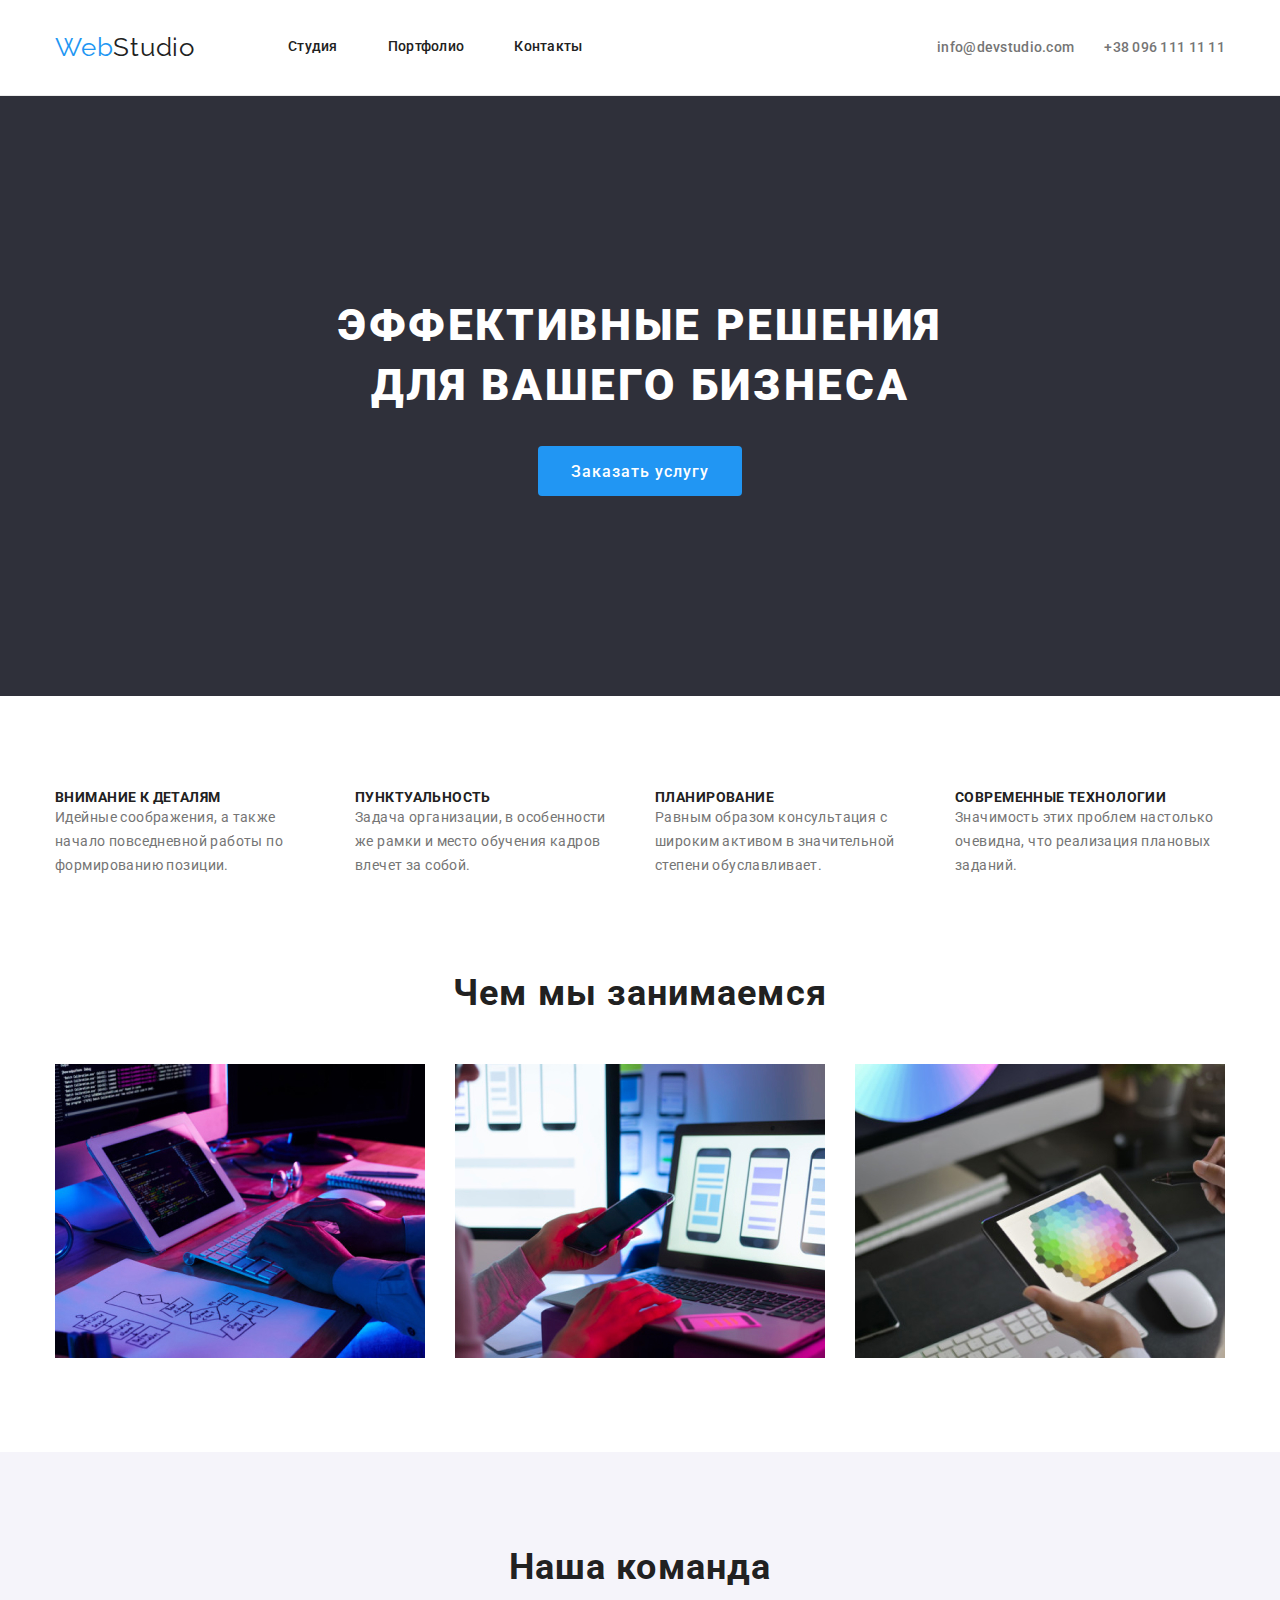
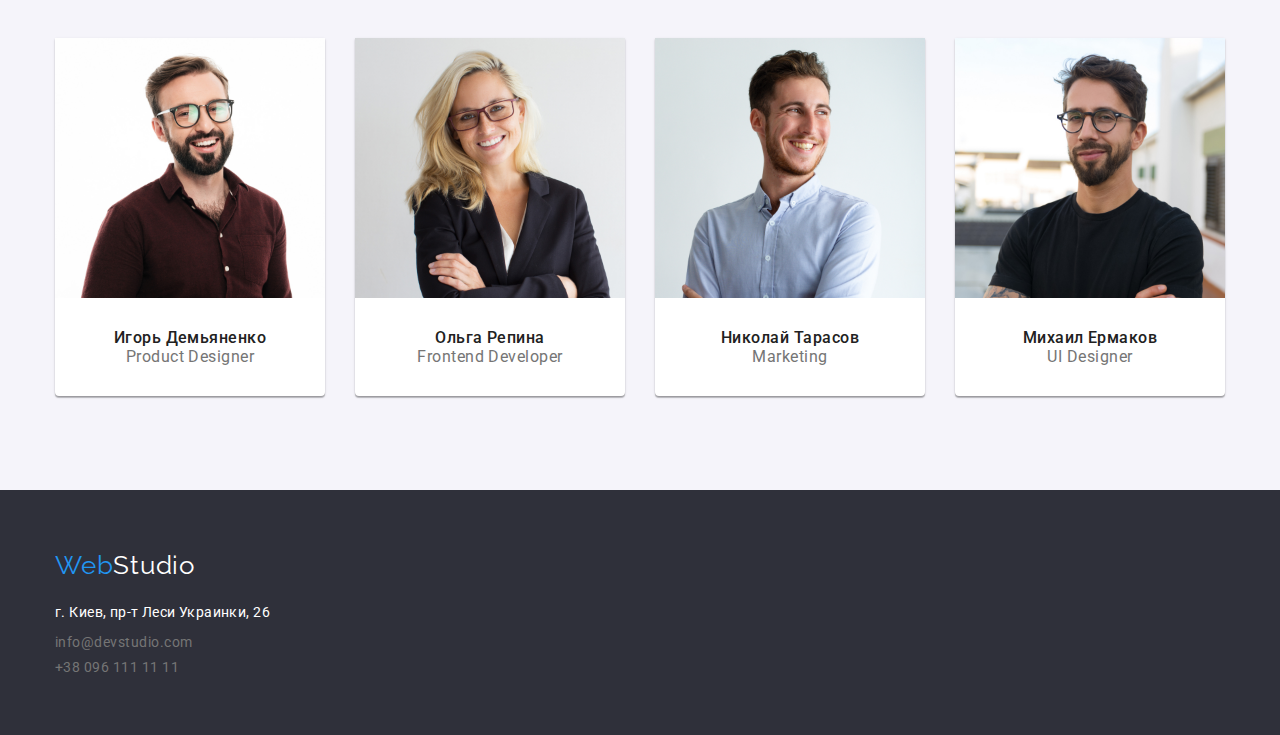
<file: index.html>
<!DOCTYPE html>
<html lang="ru">
  <head>
    <meta charset="UTF-8" />
    <meta name="viewport" content="width=device-width, initial-scale=1.0" />
    <title>WebStudio</title>
    <link
      href="https://fonts.googleapis.com/css2?family=Raleway:wght@700&family=Roboto:wght@400;500;700;900&display=swap"
      rel="stylesheet"
    />
    <link
      rel="stylesheet"
      href="https://cdnjs.cloudflare.com/ajax/libs/modern-normalize/1.0.0/modern-normalize.min.css"
    />
    <link rel="stylesheet" href="./css/styles.css" />
  </head>
  <body>
    <header class="header">
      <div class="container">
        <div class="header-flex">
          <nav class="nav">
            <a href="index.html" class="logo nav-item"><span class="accent">Web</span>Studio</a>
            <ul class="nav-item">
              <li class="nav-link"><a href="index.html">Студия</a></li>
              <li class="nav-link"><a href="portfolio.html">Портфолио</a></li>
              <li class="nav-link"><a href="">Контакты</a></li>
            </ul>
          </nav>
          <ul class="contacts">
            <li class="contacts-item"><a href="mailto:info@devstudio.com">info@devstudio.com</a></li>
            <li class="contacts-item"><a href="tel:+380961111111">+38 096 111 11 11</a></li>
          </ul>
        </div>
      </div>
    </header>
    <main>
      <section class="section hero">
        <div class="hero-content">
          <h1 class="title hero-title">Эффективные решения для вашего бизнеса</h1>
          <button type="button" class="modal-button button-text">Заказать услугу</button>
        </div>
      </section>
      <section class="section features">
        <div class="container">
          <h2 class="visually-hidden">Особенности</h2>
          <ul class="features-list">
            <li class="features-item">
              <p class="features-title">Внимание к деталям</p>
              <p class="features-text">
                Идейные соображения, а также начало повседневной работы по формированию позиции.
              </p>
            </li>
            <li class="features-item">
              <p class="features-title">Пунктуальность</p>
              <p class="features-text">
                Задача организации, в особенности же рамки и место обучения кадров влечет за собой.
              </p>
            </li>
            <li class="features-item">
              <p class="features-title">Планирование</p>
              <p class="features-text">
                Равным образом консультация с широким активом в значительной степени обуславливает.
              </p>
            </li>
            <li class="features-item">
              <p class="features-title">Современные технологии</p>
              <p class="features-text">Значимость этих проблем настолько очевидна, что реализация плановых заданий.</p>
            </li>
          </ul>
        </div>
      </section>
      <section class="section work-sect">
        <div class="container">
          <h2 class="section-title">Чем мы занимаемся</h2>
          <ul class="work-examples">
            <li class="example-item">
              <a href=""><img src="./images/img1.jpg" width="370" height="294" alt="" /></a>
            </li>
            <li class="example-item">
              <a href=""><img src="./images/img2.jpg" width="370" height="294" alt="" /></a>
            </li>
            <li class="example-item">
              <a href=""><img src="./images/img3.jpg" width="370" height="294" alt="" /></a>
            </li>
          </ul>
        </div>
      </section>
      <section class="section team-sect">
        <div class="container">
          <h2 class="section-title">Наша команда</h2>
          <ul class="team-cards">
            <li class="team-card">
              <img src="./images/igor.jpg" width="270" height="260" alt="фото Игоря Демьяненко" />
              <div class="card-content">
                <h3 class="card-title">Игорь Демьяненко</h3>
                <p lang="en" class="card-description">Product Designer</p>
              </div>
            </li>
            <li class="team-card">
              <img src="./images/olga.jpg" width="270" height="260" alt="фото Ольги Репиной" />
              <div class="card-content">
                <h3 class="card-title">Ольга Репина</h3>
                <p lang="en" class="card-description">Frontend Developer</p>
              </div>
            </li>
            <li class="team-card">
              <img src="./images/nikolay.jpg" width="270" height="260" alt="фото Николая Тарасова" />
              <div class="card-content">
                <h3 class="card-title">Николай Тарасов</h3>
                <p lang="en" class="card-description">Marketing</p>
              </div>
            </li>
            <li class="team-card">
              <img src="./images/mikhail.jpg" width="270" height="260" alt="фото Михаила Ермакова" />
              <div class="card-content">
                <h3 class="card-title">Михаил Ермаков</h3>
                <p lang="en" class="card-description">UI Designer</p>
              </div>
            </li>
          </ul>
        </div>
      </section>
    </main>
    <footer class="footer">
      <div class="container">
        <div class="address">
          <a href="index.html" class="logo-footer"><span class="accent">Web</span>Studio</a>
          <ul>
            <li class="address-item">
              <a href="https://goo.gl/maps/ueYiK2Zo3x6W52Rv5" class="maps">г. Киев, пр-т Леси Украинки, 26</a>
            </li>
            <li class="address-item">
              <a href="mailto:info@devstudio.com" class="address-link">info@devstudio.com</a>
            </li>
            <li class="address-item">
              <a href="tel:+380961111111" class="address-link">+38 096 111 11 11</a>
            </li>
          </ul>
        </div>
      </div>
    </footer>
  </body>
</html>
</file>
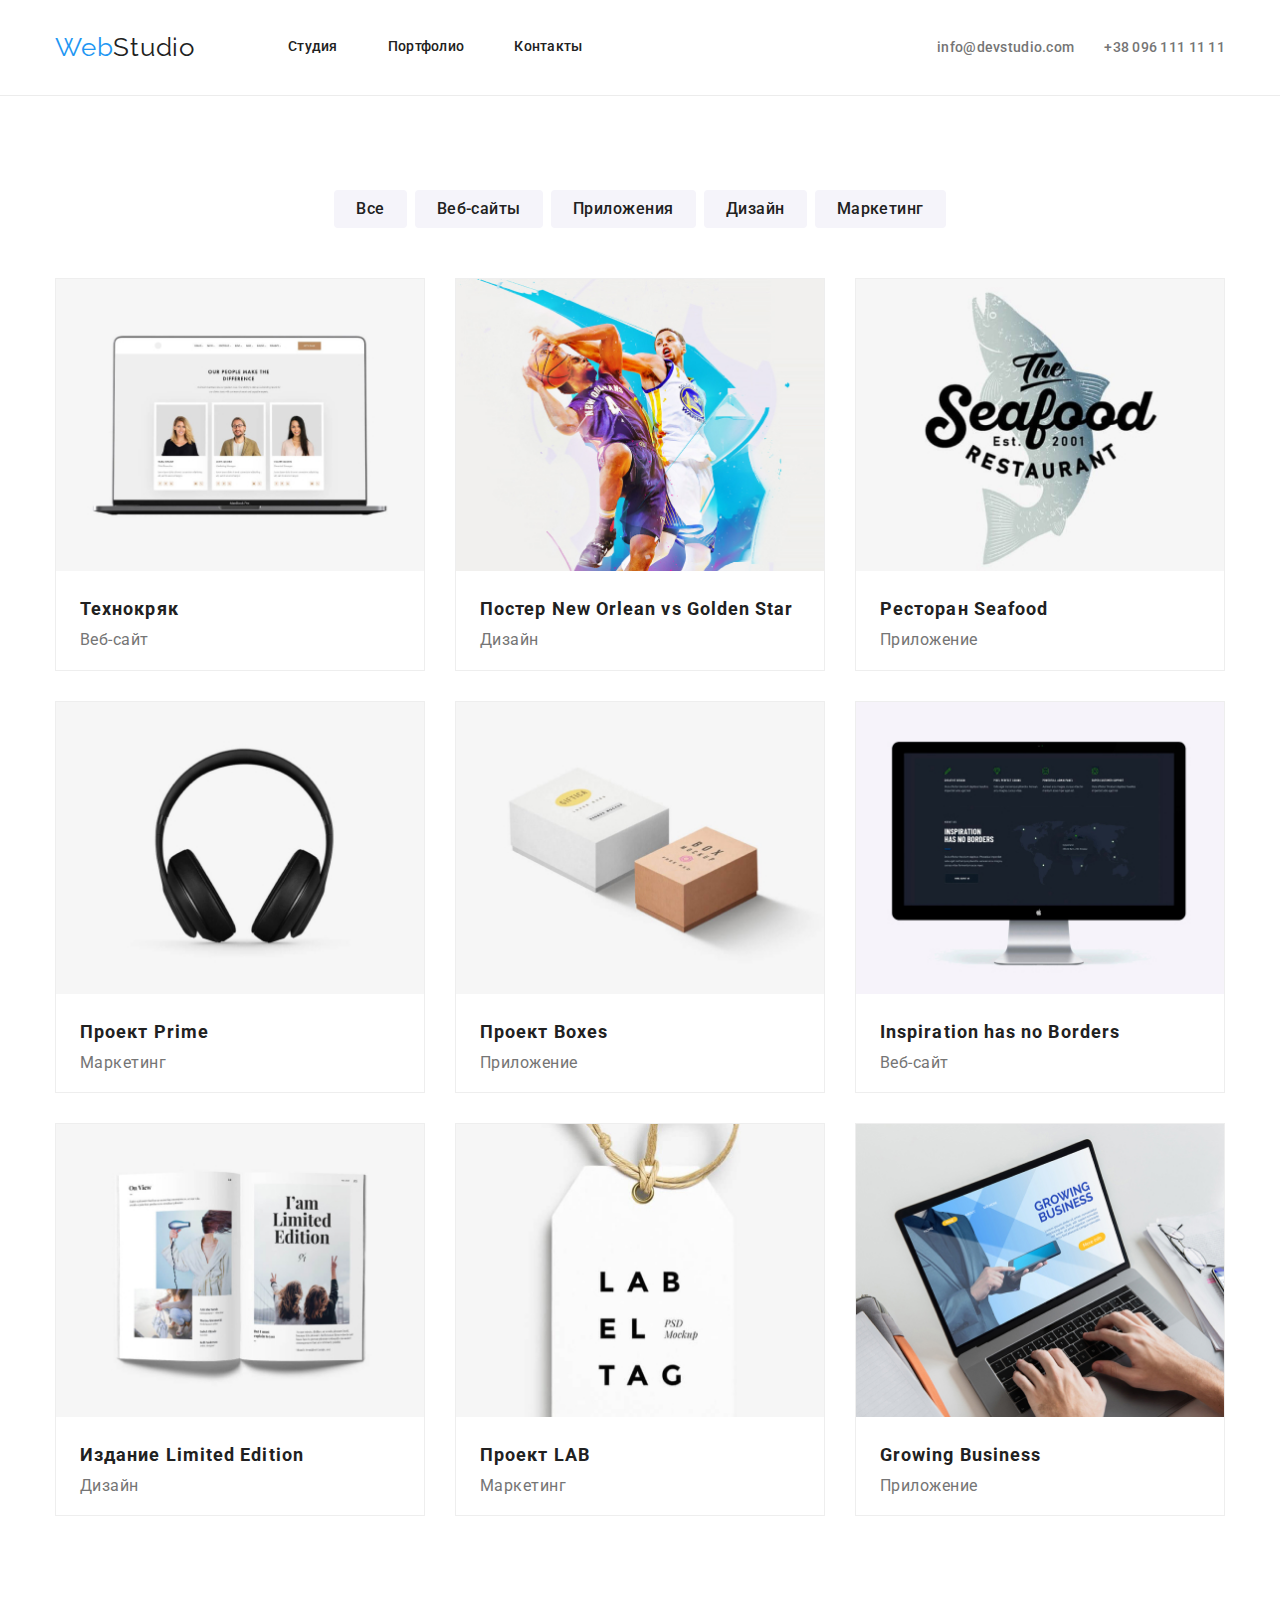
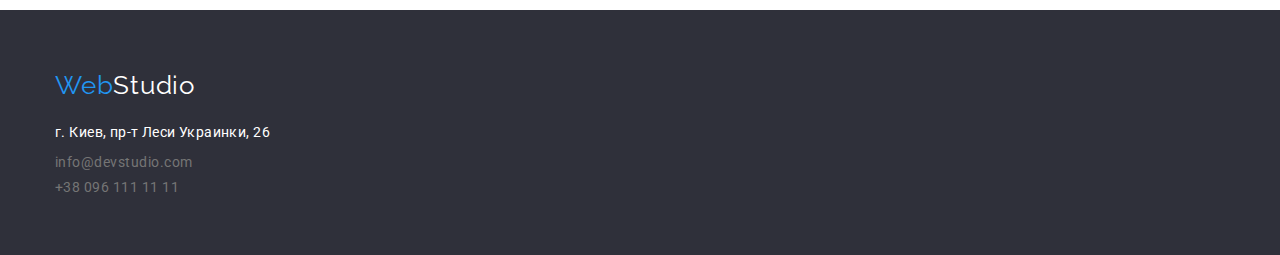
<file: portfolio.html>
<!DOCTYPE html>
<html lang="ru">
  <head>
    <meta charset="UTF-8" />
    <meta name="viewport" content="width=device-width, initial-scale=1.0" />
    <title>Portfolio</title>
    <link
      href="https://fonts.googleapis.com/css2?family=Raleway:wght@700&family=Roboto:wght@400;500;700;900&display=swap"
      rel="stylesheet"
    />
    <link
      rel="stylesheet"
      href="https://cdnjs.cloudflare.com/ajax/libs/modern-normalize/1.0.0/modern-normalize.min.css"
    />

    <link rel="stylesheet" href="./css/styles.css" />
  </head>
  <body>
    <header class="header">
      <div class="container">
        <div class="header-flex">
          <nav class="nav">
            <a href="index.html" class="logo nav-item"><span class="accent">Web</span>Studio</a>
            <ul class="nav-item">
              <li class="nav-link"><a href="index.html">Студия</a></li>
              <li class="nav-link"><a href="portfolio.html">Портфолио</a></li>
              <li class="nav-link"><a href="">Контакты</a></li>
            </ul>
          </nav>
          <ul class="contacts">
            <li class="contacts-item"><a href="mailto:info@devstudio.com">info@devstudio.com</a></li>
            <li class="contacts-item"><a href="tel:+380961111111">+38 096 111 11 11</a></li>
          </ul>
        </div>
      </div>
    </header>
    <main>
      <section class="gallery-sect">
        <div class="container">
          <h1 class="visually-hidden">Галлерея</h1>
          <div class="gallery-menu">
            <a href="#" class="gallery-btn">Все</a>
            <a href="#" class="gallery-btn">Веб-сайты</a>
            <a href="#" class="gallery-btn">Приложения</a>
            <a href="#" class="gallery-btn">Дизайн</a>
            <a href="#" class="gallery-btn">Маркетинг</a>
          </div>
          <ul class="gallery">
            <li class="gallery-item">
              <a href="#">
                <img src="./images/technokryak.jpg" alt="" />
                <div class="gallery-item-description">
                  <h2 class="title">Технокряк</h2>
                  <p class="description">Веб-сайт</p>
                </div>
              </a>
            </li>
            <li class="gallery-item">
              <a href="#">
                <img src="./images/neworlean.jpg" alt="" />
                <div class="gallery-item-description">
                  <h2 class="title">Постер New Orlean vs Golden Star</h2>
                  <p>Дизайн</p>
                </div>
              </a>
            </li>
            <li class="gallery-item">
              <a href="#">
                <img src="./images/seafood.jpg" alt="" />
                <div class="gallery-item-description">
                  <h2 class="title">Ресторан Seafood</h2>
                  <p>Приложение</p>
                </div>
              </a>
            </li>
            <li class="gallery-item">
              <a href="#">
                <img src="./images/prime.jpg" alt="" />
                <div class="gallery-item-description">
                  <h2 class="title">Проект Prime</h2>
                  <p>Маркетинг</p>
                </div>
              </a>
            </li>
            <li class="gallery-item">
              <a href="#">
                <img src="./images/boxes.jpg" alt="" />
                <div class="gallery-item-description">
                  <h2 class="title">Проект Boxes</h2>
                  <p>Приложение</p>
                </div>
              </a>
            </li>
            <li class="gallery-item">
              <a href="#">
                <img src="./images/inspiration.jpg" alt="" />
                <div class="gallery-item-description">
                  <h2 class="title">Inspiration has no Borders</h2>
                  <p>Веб-сайт</p>
                </div>
              </a>
            </li>
            <li class="gallery-item">
              <a href="#">
                <img src="./images/limitededition.jpg" alt="" />
                <div class="gallery-item-description">
                  <h2 class="title">Издание Limited Edition</h2>
                  <p>Дизайн</p>
                </div>
              </a>
            </li>
            <li class="gallery-item">
              <a href="#">
                <img src="./images/lab.jpg" alt="" />
                <div class="gallery-item-description">
                  <h2 class="title">Проект LAB</h2>
                  <p>Маркетинг</p>
                </div>
              </a>
            </li>
            <li class="gallery-item">
              <a href="#">
                <img src="./images/growing.jpg" alt="" />
                <div class="gallery-item-description">
                  <h2 class="title">Growing Business</h2>
                  <p>Приложение</p>
                </div>
              </a>
            </li>
          </ul>
        </div>
      </section>
    </main>
    <footer class="footer">
      <div class="container">
        <div class="footer-section">
          <a href="index.html" class="logo-footer"><span class="accent">Web</span>Studio</a>
          <address class="address">
            <ul>
              <li class="address-item">
                <a href="https://goo.gl/maps/ueYiK2Zo3x6W52Rv5" class="maps">г. Киев, пр-т Леси Украинки, 26</a>
              </li>
              <li class="address-item">
                <a href="mailto:info@devstudio.com" class="address-link">info@devstudio.com</a>
              </li>
              <li class="address-item">
                <a href="tel:+380961111111" class="address-link">+38 096 111 11 11</a>
              </li>
            </ul>
          </address>
        </div>
      </div>
    </footer>
  </body>
</html>
</file>
<file: css/styles.css>
:root {
  --primary-text-color: #757575;
  --title-text-color: #212121;
  --accent-color: #2196f3;
  --primary-white-color: #ffffff;
  --secondary-grey-color: #f5f4fa;
  --background-color: #2f303a;
  --main-font: Roboto, sans-serif;
}
html {
  box-sizing: border-box;
  margin: 0;
  padding: 0;
}

*,
*::before,
*::after {
  box-sizing: border-box;
  margin: 0;
  padding: 0;
}

img {
  display: block;
  max-width: 100%;
  height: auto;
}

body {
  background-color: var(--primary-white-color);
  color: var(--primary-text-color);
  font-family: Roboto, sans-serif;
  letter-spacing: 0.03em;
  margin: 0;
}

ul {
  list-style: none;
  margin: 0;
  padding: 0;
}

h1,
h2,
h3,
h4,
h5,
h6 {
  margin: 0;
}

a {
  text-decoration: none;
  color: inherit;
}

button {
  cursor: pointer;
}

address {
  font-style: normal;
}
/* --- CONTAINER --- */

.container {
  width: 1200px;
  padding-left: 15px;
  padding-right: 15px;
  margin-right: auto;
  margin-left: auto;
  /* outline: 2px solid grey; */
}

/* --- HEADER --- */
.header {
  display: flex;
  padding: 32px 0;
  background-color: var(--primary-white-color);
  border-bottom: 1px solid #ececec;
}
.header-flex {
  display: flex;
  align-items: center;
  justify-content: space-between;
}
.nav {
  display: flex;
  align-items: center;
}

.nav-item {
  margin: 0;
  display: flex;
}

.logo {
  color: #212121;
  font-family: Raleway, sans-serif;
  font-size: 26px;
  line-height: 1.19;
  letter-spacing: 0.03em;
  text-decoration: none;
  margin-right: 93px;
}

.accent {
  color: var(--accent-color);
}

.nav-link {
  color: var(--title-text-color);
  font-family: inherit;
  font-weight: 500;
  font-size: 14px;
  line-height: 1.14;
  letter-spacing: 0.02em;
}

.nav-link:hover,
.nav-link:focus {
  color: var(--accent-color);
}

.nav-link:not(:last-child) {
  margin-right: 50px;
}

.contacts {
  margin: 0;
  display: flex;
  align-items: center;
}

.contacts-item {
  color: var(--primary-text-color);
  font-weight: 500;
  font-size: 14px;
  line-height: 16px;
  letter-spacing: 0.02em;
  text-decoration: none;
}

.contacts-item:hover,
.contacts-item:focus {
  color: var(--accent-color);
}

.contacts-item:not(:last-child) {
  margin-right: 30px;
}
/* HEADER END */

/* --- SECTION --- */
.section {
  max-width: 1600px;
  margin-left: auto;
  margin-right: auto;
}

.section-title {
  color: var(--title-text-color);
  font-weight: 700;
  font-size: 36px;
  line-height: 1.17;
  text-align: center;
  letter-spacing: 0.03em;
  margin-bottom: 50px;
}

/* --- HERO SECTION --- */

.modal-button {
  font-family: var(--main-font);
  background-color: var(--accent-color);
  font-weight: 500;
  font-size: 16px;
  line-height: 1.87;
  letter-spacing: 0.06em;
  border-radius: 4px;
  padding: 10px 32px;
  border: 1px solid transparent;
  min-width: 200px;
  height: 50px;
}

.button-text {
  color: var(--primary-white-color);
  text-align: center;

  /* padding: 10px 32px; */
}

.modal-button:hover,
.modal-button:focus {
  color: var(--accent-color);
  opacity: 0.7;
}

.button-text:hover,
.button-text:focus {
  color: var(--primary-white-color);
}

.hero {
  display: flex;
  text-align: center;
  justify-content: center;
  height: 600px;
  background-color: var(--background-color);
}

.hero-content {
  max-width: 696px;
  text-align: center;
  margin: auto;
}

.hero-title {
  margin: 0;
  color: var(--primary-white-color);
  font-weight: 900;
  font-size: 44px;
  line-height: 1.36;
  letter-spacing: 0.06em;
  text-transform: uppercase;
  margin-bottom: 30px;
}

/* --- FEATURES --- */
.features {
  padding-top: 94px;
}

.features-list {
  display: flex;
  margin: -15px;
  padding: 0;
}

.features-item {
  width: 270px;
  margin: 15px;
}

.features-title {
  color: var(--title-text-color);
  font-weight: 700;
  font-size: 14px;
  line-height: 1.14;
  letter-spacing: 0.03em;
  text-transform: uppercase;
  margin-bottom: 10;
}

.features-text {
  color: var(--primary-text-color);
  font-size: 14px;
  line-height: 1.71;
  letter-spacing: 0.03em;
  margin: 0;
}

/* --- WORK EXAMPLES --- */

.work-sect {
  padding: 94px 0;
}

.work-examples {
  margin: 0;
  display: flex;
  align-items: center;
  margin: -15px;
  padding: 0;
}

.example-item {
  width: 370px;
  margin: 15px;
}

/* ----- TEAM ----- */

.team-sect {
  background-color: var(--secondary-grey-color);

  padding: 94px 0;
}

.team-cards {
  margin: 0;
  display: flex;
  margin: -15px;
  padding: 0;
}

.team-card {
  width: 270px;
  margin: 15px;
  background: var(--primary-white-color);
  box-shadow: 0px 1px 3px rgba(0, 0, 0, 0.12), 0px 1px 1px rgba(0, 0, 0, 0.14), 0px 2px 1px rgba(0, 0, 0, 0.2);
  border-radius: 0px 0px 4px 4px;
}

.card-title {
  color: var(--title-text-color);
  font-weight: 500;
  font-size: 16px;
  line-height: 1.19;
  letter-spacing: 0.03em;
  text-align: center;
  margin: 0;
}

.card-description {
  color: var(--primary-text-color);
  font-weight: 400;
  font-size: 16px;
  line-height: 1.19;
  letter-spacing: 0.03em;
  text-align: center;
  margin: 0;
}

.card-content {
  padding: 30px 0;
}
/* --- FOOTER --- */

.footer {
  background-color: var(--background-color);
  padding-top: 60px;
  padding-bottom: 60px;
}

.footer-section {
  width: 270px;
}

.address {
  font-size: 14px;
}
.address-item:not(:last-child) {
  margin-bottom: 9px;
}

.maps {
  font-weight: 400;
  color: var(--primary-white-color);
  font-size: 14px;
  line-height: 1.71;
  letter-spacing: 0.03em;
}

.address-link:hover,
.address-link:focus {
  color: var(--accent-color);
}
.logo-footer {
  color: var(--primary-white-color);
  font-family: Raleway, sans-serif;
  font-size: 26px;
  line-height: 1.19;
  letter-spacing: 0.03em;
  text-decoration: none;
  display: block;
  margin-bottom: 20px;
}

/* --- GALLERY --- */

.gallery-menu {
  display: flex;
  justify-content: center;
  margin-bottom: 50px;
}

.gallery-menu .gallery-btn {
  background: #f5f4fa;
  border-radius: 4px;
  padding: 6px 22px;
  font-weight: 500;
  font-size: 16px;
  line-height: 1.62;
  text-align: center;
  letter-spacing: 0.03em;
  color: var(--title-text-color);
}
.gallery-btn:hover,
.gallery-btn:focus {
  color: var(--primary-white-color);
  background-color: var(--accent-color);
}

.gallery-btn:not(:last-child) {
  margin-right: 8px;
}

.gallery {
  display: flex;
  flex-wrap: wrap;
}

.gallery-sect {
  padding-top: 94px;
  padding-bottom: 94px;
}

.gallery-item {
  width: calc((100% - 60px) / 3);
  /* text-align: center; */
  /* margin-right: 15px; */
  border: 1px solid #eeeeee;
  display: block;
}

.gallery-item:not(:nth-last-child(-n + 3)) {
  margin-bottom: 30px;
}

.gallery-item:not(:nth-child(3n)) {
  margin-right: 30px;
}

.gallery-item .title {
  font-size: 18px;
  line-height: 2;
  letter-spacing: 0.06em;
  color: #212121;
  margin-bottom: 4px;
}

.gallery-item-description {
  padding: 20px 24px;
}

.visually-hidden {
  position: absolute !important;
  clip: rect(1px 1px 1px 1px); /* IE6, IE7 */
  clip: rect(1px, 1px, 1px, 1px);
  padding: 0 !important;
  border: 0 !important;
  height: 1px !important;
  width: 1px !important;
  overflow: hidden;
}
</file>
